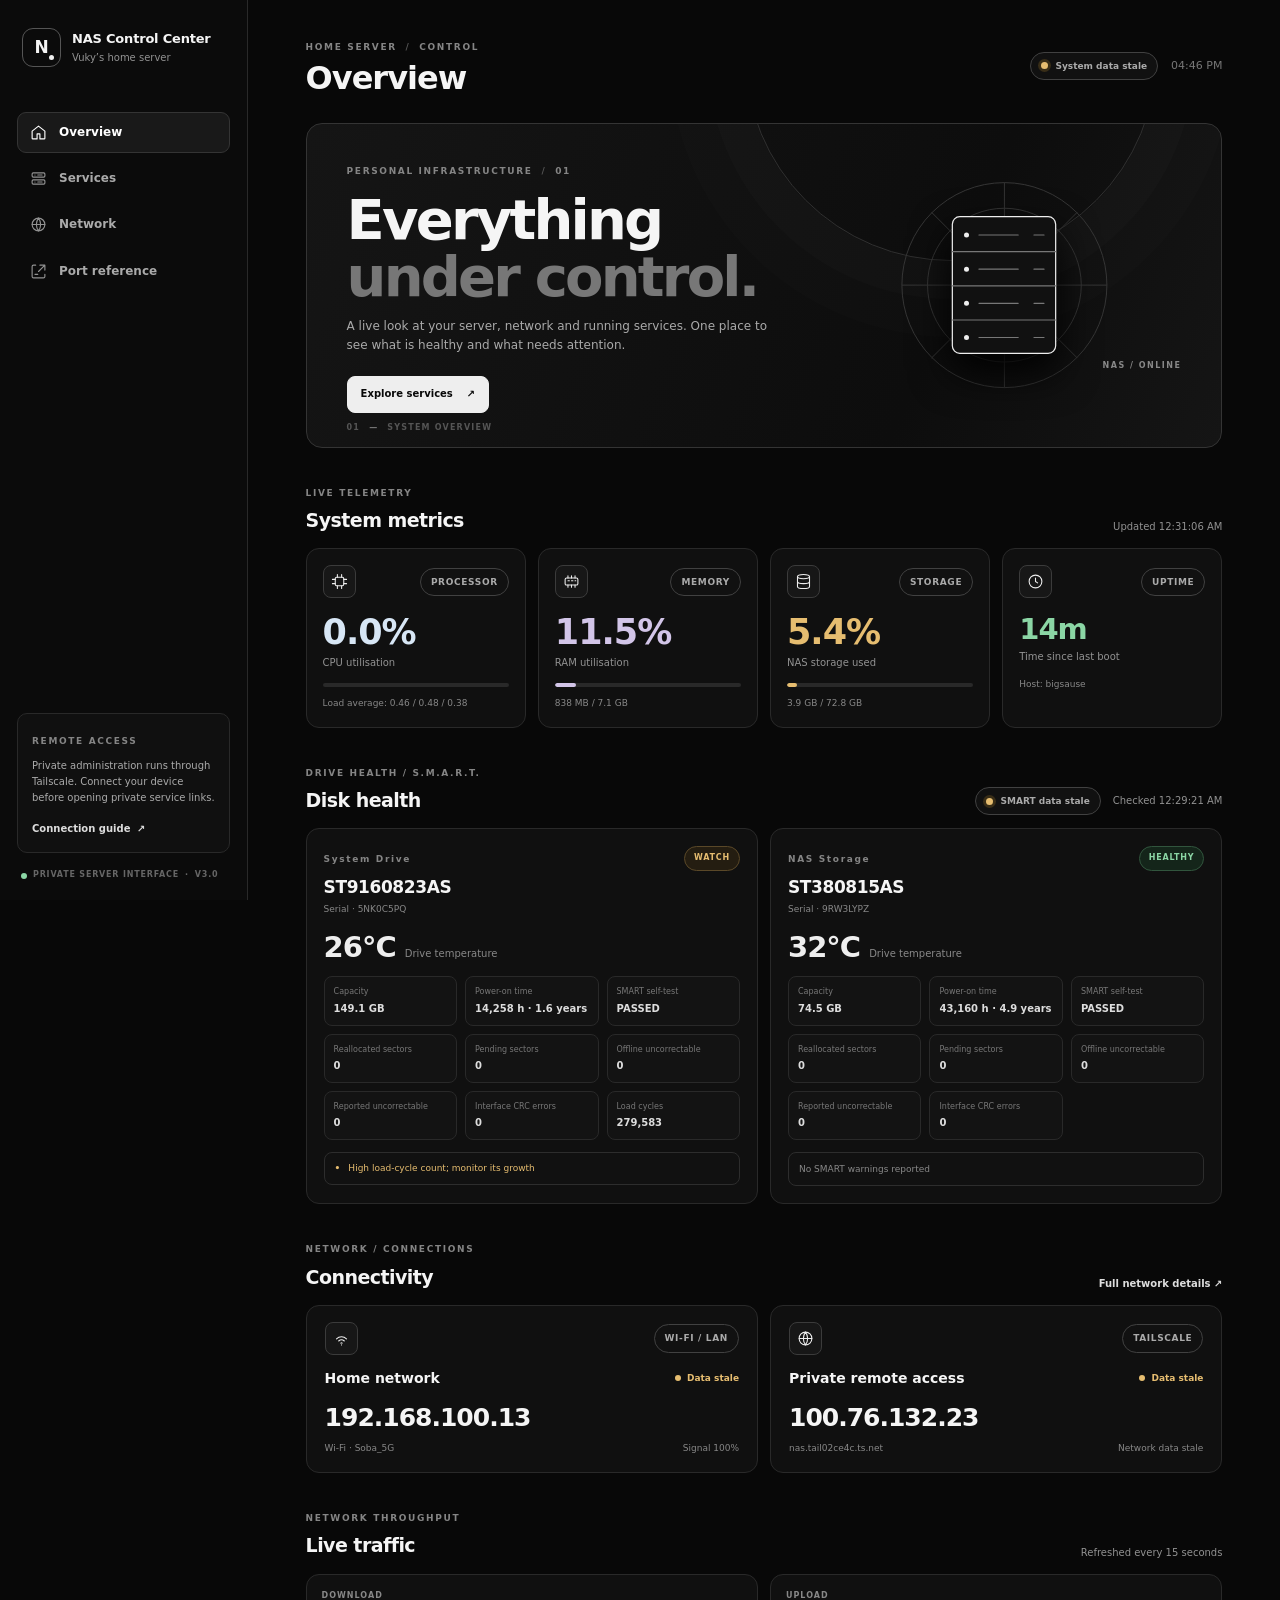
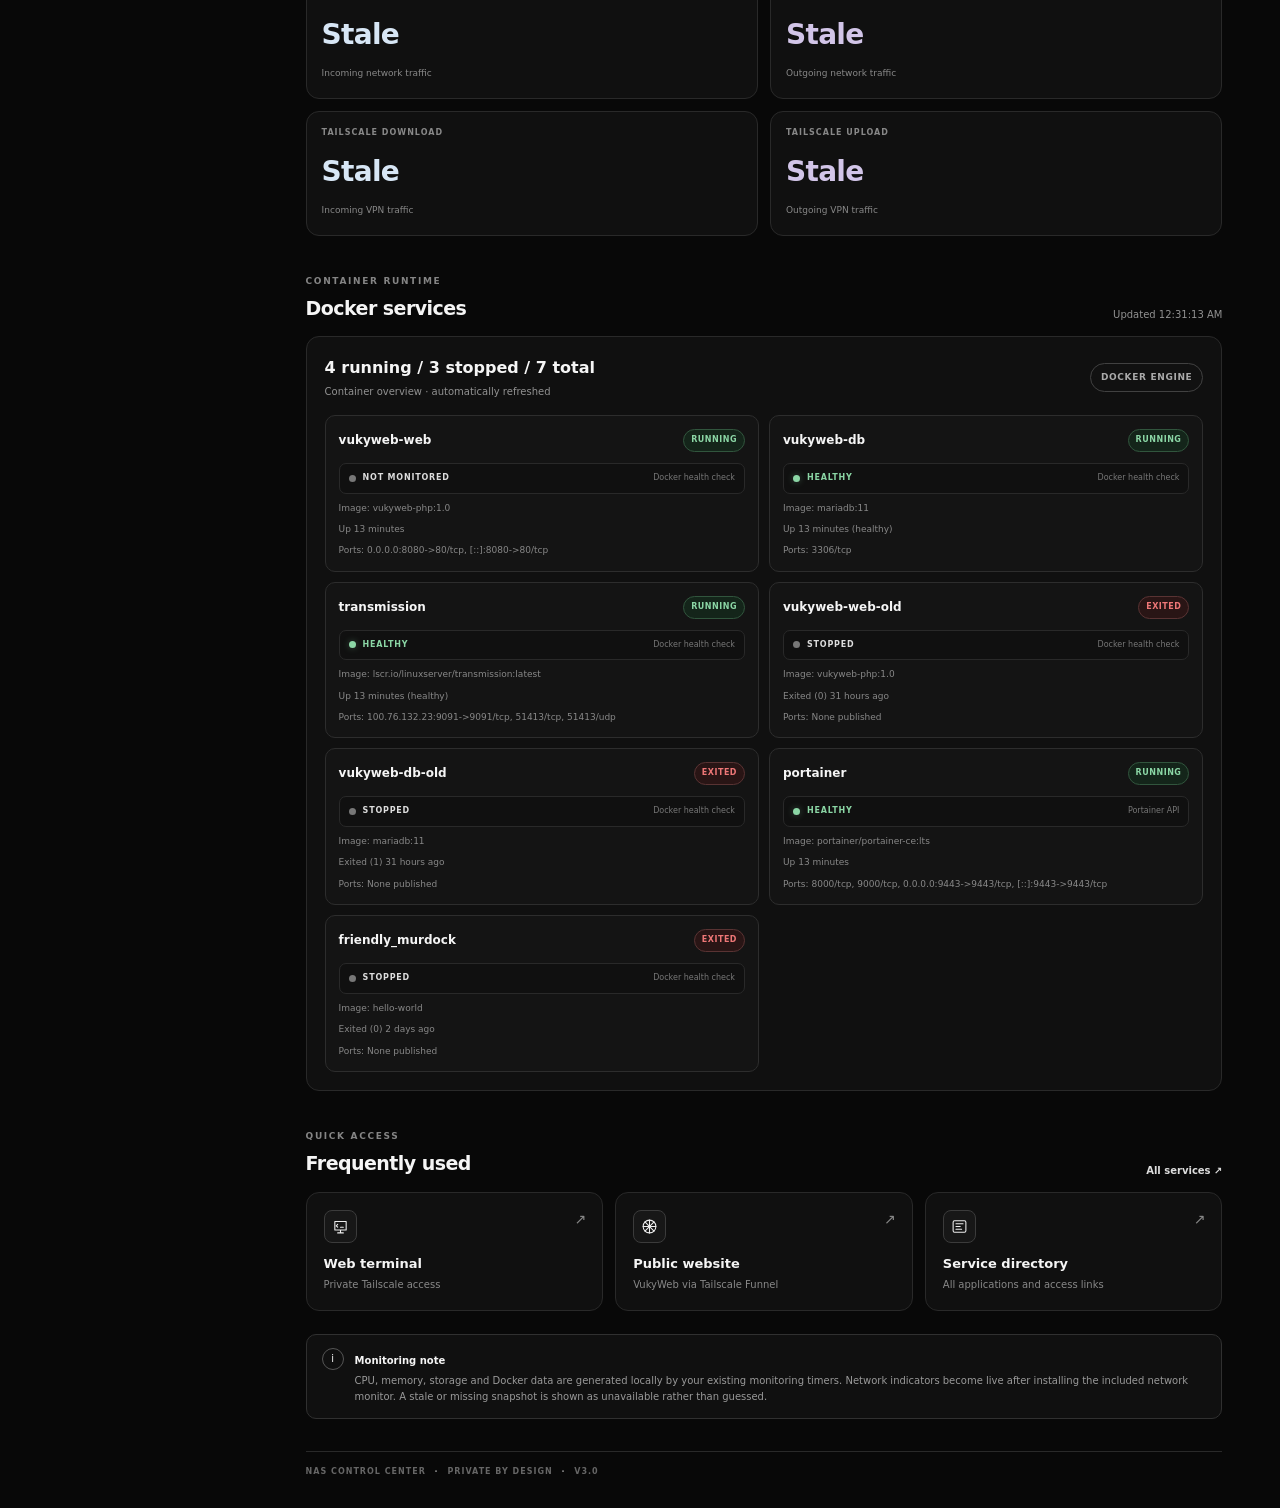
<file: nas/index.html>
<!doctype html>
<html lang="en">
<head>
  <meta charset="utf-8">
  <meta name="viewport" content="width=device-width,initial-scale=1">
  <meta name="theme-color" content="#080808">
  <meta name="description" content="Private home server overview, system telemetry and service access.">
  <title>Overview · NAS Control Center</title>
  <link rel="stylesheet" href="css/style.css">
  <script defer src="js/app.js"></script>
</head>
<body>
<div class="shell">
  <aside class="sidebar">
    <a class="brand" href="index.html"><span class="brand-mark">N<span></span></span><span>NAS Control Center<small>Vuky’s home server</small></span></a>
    <nav class="nav" aria-label="Main navigation">
      <a class="active" href="index.html" aria-current="page"><svg viewBox="0 0 24 24" aria-hidden="true"><path d="m3 10 9-7 9 7v10a1 1 0 0 1-1 1h-6v-7h-4v7H4a1 1 0 0 1-1-1z"/></svg>Overview</a>
      <a href="services.html"><svg viewBox="0 0 24 24" aria-hidden="true"><rect x="3" y="4" width="18" height="6" rx="1.5"/><rect x="3" y="14" width="18" height="6" rx="1.5"/><path d="M7 7h.01M7 17h.01M11 7h6M11 17h6"/></svg>Services</a>
      <a href="network.html"><svg viewBox="0 0 24 24" aria-hidden="true"><circle cx="12" cy="12" r="9"/><path d="M3 12h18M12 3a15 15 0 0 1 0 18M12 3a15 15 0 0 0 0 18"/></svg>Network</a>
      <a href="ports.html"><svg viewBox="0 0 24 24" aria-hidden="true"><path d="M8 3H5a2 2 0 0 0-2 2v14a2 2 0 0 0 2 2h14a2 2 0 0 0 2-2v-3M14 3h7v7M21 3l-9 9"/><path d="M7 16h4"/></svg>Port reference</a>
    </nav>
    <div class="sidebar-note"><span class="eyebrow">REMOTE ACCESS</span><p>Private administration runs through Tailscale. Connect your device before opening private service links.</p><a class="subtle-link" href="network.html">Connection guide <span>↗</span></a></div>
    <div class="sidebar-footer"><span class="live-dot"></span> PRIVATE SERVER INTERFACE <span>·</span> V3.0</div>
  </aside>

  <main class="main">
    <header class="topbar">
      <div><span class="eyebrow">HOME SERVER <span class="slash">/</span> CONTROL</span><h1>Overview</h1></div>
      <div class="topbar-right"><span class="status-pill" id="system-status"><i></i><span>Checking system</span></span><span class="clock" id="local-clock">--:--</span></div>
    </header>

    <section class="hero">
      <div class="hero-copy"><span class="eyebrow">PERSONAL INFRASTRUCTURE <span class="slash">/</span> 01</span><h2>Everything<br><span>under control.</span></h2><p>A live look at your server, network and running services. One place to see what is healthy and what needs attention.</p><a class="button button-primary" href="services.html">Explore services <span>↗</span></a></div>
      <div class="hero-graphic" aria-hidden="true">
        <svg class="hero-orbit" viewBox="0 0 360 260"><circle cx="180" cy="130" r="104"/><circle cx="180" cy="130" r="78"/><path d="M180 26v208M76 130h208M106 56l148 148M254 56 106 204"/></svg>
        <svg class="hero-server" viewBox="0 0 180 190"><rect x="28" y="13" width="124" height="164" rx="9"/><path d="M28 55h124M28 96h124M28 137h124"/><circle cx="45" cy="35" r="3"/><circle cx="45" cy="76" r="3"/><circle cx="45" cy="117" r="3"/><circle cx="45" cy="158" r="3"/><path d="M60 35h47M60 76h47M60 117h47M60 158h47"/><path d="M126 35h12M126 76h12M126 117h12M126 158h12"/></svg>
        <span class="graphic-label">NAS / ONLINE</span>
      </div>
      <div class="hero-index">01 <span>—</span> SYSTEM OVERVIEW</div>
    </section>

    <section class="section-heading"><div><span class="eyebrow">LIVE TELEMETRY</span><h2>System metrics</h2></div><span class="muted update-time" id="last-updated">Waiting for data…</span></section>
    <div class="grid metrics-grid">
      <article class="card metric-card metric-cpu"><div class="metric-head"><span class="metric-icon"><svg viewBox="0 0 24 24"><rect x="6" y="6" width="12" height="12" rx="2"/><path d="M9 2v4m6-4v4M9 18v4m6-4v4M2 9h4m-4 6h4m12-6h4m-4 6h4"/></svg></span><span class="tag">PROCESSOR</span></div><h3 id="cpu-value">--%</h3><p class="muted">CPU utilisation</p><div class="usage-track" role="progressbar" aria-label="CPU usage" aria-valuemin="0" aria-valuemax="100" aria-valuenow="0"><div id="cpu-bar" class="usage-fill"></div></div><small id="cpu-load">Load average: --</small></article>
      <article class="card metric-card metric-memory"><div class="metric-head"><span class="metric-icon"><svg viewBox="0 0 24 24"><rect x="3" y="7" width="18" height="10" rx="2"/><path d="M7 7V4m5 3V4m5 3V4M7 17v3m5-3v3m5-3v3M7 11h2m3 0h2m3 0h1"/></svg></span><span class="tag">MEMORY</span></div><h3 id="memory-value">--%</h3><p class="muted">RAM utilisation</p><div class="usage-track" role="progressbar" aria-label="RAM usage" aria-valuemin="0" aria-valuemax="100" aria-valuenow="0"><div id="memory-bar" class="usage-fill"></div></div><small id="memory-detail">-- / --</small></article>
      <article class="card metric-card metric-storage"><div class="metric-head"><span class="metric-icon"><svg viewBox="0 0 24 24"><ellipse cx="12" cy="5" rx="8.5" ry="3"/><path d="M3.5 5v14c0 1.7 3.8 3 8.5 3s8.5-1.3 8.5-3V5M3.5 12c0 1.7 3.8 3 8.5 3s8.5-1.3 8.5-3"/></svg></span><span class="tag">STORAGE</span></div><h3 id="disk-value">--%</h3><p class="muted">NAS storage used</p><div class="usage-track" role="progressbar" aria-label="Disk usage" aria-valuemin="0" aria-valuemax="100" aria-valuenow="0"><div id="disk-bar" class="usage-fill"></div></div><small id="disk-detail">-- / --</small></article>
      <article class="card metric-card metric-uptime"><div class="metric-head"><span class="metric-icon"><svg viewBox="0 0 24 24"><circle cx="12" cy="12" r="9"/><path d="M12 7v5l3 2"/></svg></span><span class="tag">UPTIME</span></div><h3 id="uptime-value">--</h3><p class="muted">Time since last boot</p><small id="hostname-value">Host: --</small></article>
    </div>

    <section class="section-heading smart-section-heading">
      <div><span class="eyebrow">DRIVE HEALTH / S.M.A.R.T.</span><h2>Disk health</h2></div>
      <div class="smart-heading-meta">
        <span class="status-pill" id="smart-overall-status"><i></i><span>Checking drives</span></span>
        <span class="muted update-time" id="smart-updated">Waiting for data…</span>
      </div>
    </section>
    <div class="grid smart-drive-grid" id="smart-drive-grid" aria-live="polite">
      <p class="muted">Loading SMART telemetry…</p>
    </div>

    <section class="section-heading"><div><span class="eyebrow">NETWORK / CONNECTIONS</span><h2>Connectivity</h2></div><a class="text-link" href="network.html">Full network details ↗</a></section>
    <div class="grid network-overview">
      <article class="card network-status-card"><div class="network-card-head"><span class="icon-tile"><svg viewBox="0 0 24 24"><path d="M5 12.5a10 10 0 0 1 14 0M8 15.5a6 6 0 0 1 8 0M11 18.5a2 2 0 0 1 2 0"/><path d="M12 21h.01"/></svg></span><span class="tag">WI-FI / LAN</span></div><div class="network-card-title"><h3>Home network</h3><span class="mini-status" id="lan-status">Awaiting data</span></div><div class="network-address" id="lan-address">192.168.100.13</div><div class="network-meta"><span id="wifi-name">Wi-Fi · Soba_5G</span><span id="wifi-signal">Signal --</span></div></article>
      <article class="card network-status-card"><div class="network-card-head"><span class="icon-tile"><svg viewBox="0 0 24 24"><circle cx="12" cy="12" r="9"/><path d="M3 12h18M12 3a15 15 0 0 1 0 18M12 3a15 15 0 0 0 0 18"/></svg></span><span class="tag">TAILSCALE</span></div><div class="network-card-title"><h3>Private remote access</h3><span class="mini-status" id="tailscale-status">Awaiting data</span></div><div class="network-address">100.76.132.23</div><div class="network-meta"><span>nas.tail02ce4c.ts.net</span><span id="internet-status">Internet --</span></div></article>
    </div>

    <section class="section-heading"><div><span class="eyebrow">NETWORK THROUGHPUT</span><h2>Live traffic</h2></div><span class="muted update-time">Refreshed every 15 seconds</span></section>
    <div class="grid two">
      <article class="card health-card speed-card speed-download"><span class="health-label">DOWNLOAD</span><strong id="download-speed-value">--</strong><small>Incoming network traffic</small></article>
      <article class="card health-card speed-card speed-upload"><span class="health-label">UPLOAD</span><strong id="upload-speed-value">--</strong><small>Outgoing network traffic</small></article>
      <article class="card health-card speed-card speed-download"><span class="health-label">TAILSCALE DOWNLOAD</span><strong id="tailscale-download-speed-value">--</strong><small>Incoming VPN traffic</small></article>
      <article class="card health-card speed-card speed-upload"><span class="health-label">TAILSCALE UPLOAD</span><strong id="tailscale-upload-speed-value">--</strong><small>Outgoing VPN traffic</small></article>
    </div>

    <section class="section-heading"><div><span class="eyebrow">CONTAINER RUNTIME</span><h2>Docker services</h2></div><span class="muted update-time" id="docker-updated">Waiting for data…</span></section>
    <section class="card docker-panel"><div class="docker-summary"><div><h3 id="docker-summary">Loading containers…</h3><p class="muted">Container overview · automatically refreshed</p></div><span class="tag">DOCKER ENGINE</span></div><div id="docker-container-list" class="docker-container-list" aria-live="polite"><p class="muted">Loading container status…</p></div></section>

    <section class="section-heading"><div><span class="eyebrow">QUICK ACCESS</span><h2>Frequently used</h2></div><a class="text-link" href="services.html">All services ↗</a></section>
    <div class="grid three">
      <a class="service-card" href="https://nas.tail02ce4c.ts.net:8443" target="_blank" rel="noopener noreferrer"><span class="service-icon"><svg viewBox="0 0 24 24"><path d="M4 5h16v12H4zM8 21h8M12 17v4M8 9l-2 2 2 2m4 0h4"/></svg></span><span class="card-arrow">↗</span><h3>Web terminal</h3><p>Private Tailscale access</p></a>
      <a class="service-card" href="https://nas.tail02ce4c.ts.net" target="_blank" rel="noopener noreferrer"><span class="service-icon"><svg viewBox="0 0 24 24"><path d="M3 12h18M12 3v18M5.6 5.6l12.8 12.8m0-12.8L5.6 18.4"/><circle cx="12" cy="12" r="9"/></svg></span><span class="card-arrow">↗</span><h3>Public website</h3><p>VukyWeb via Tailscale Funnel</p></a>
      <a class="service-card" href="services.html"><span class="service-icon"><svg viewBox="0 0 24 24"><rect x="3" y="4" width="18" height="16" rx="2"/><path d="M7 8h10M7 12h6M7 16h8"/></svg></span><span class="card-arrow">↗</span><h3>Service directory</h3><p>All applications and access links</p></a>
    </div>
    <div class="notice"><span class="notice-icon">i</span><div><strong>Monitoring note</strong><p>CPU, memory, storage and Docker data are generated locally by your existing monitoring timers. Network indicators become live after installing the included network monitor. A stale or missing snapshot is shown as unavailable rather than guessed.</p></div></div>
    <footer>NAS CONTROL CENTER <span>·</span> PRIVATE BY DESIGN <span>·</span> V3.0</footer>
  </main>
</div>
</body>
</html>
</file>
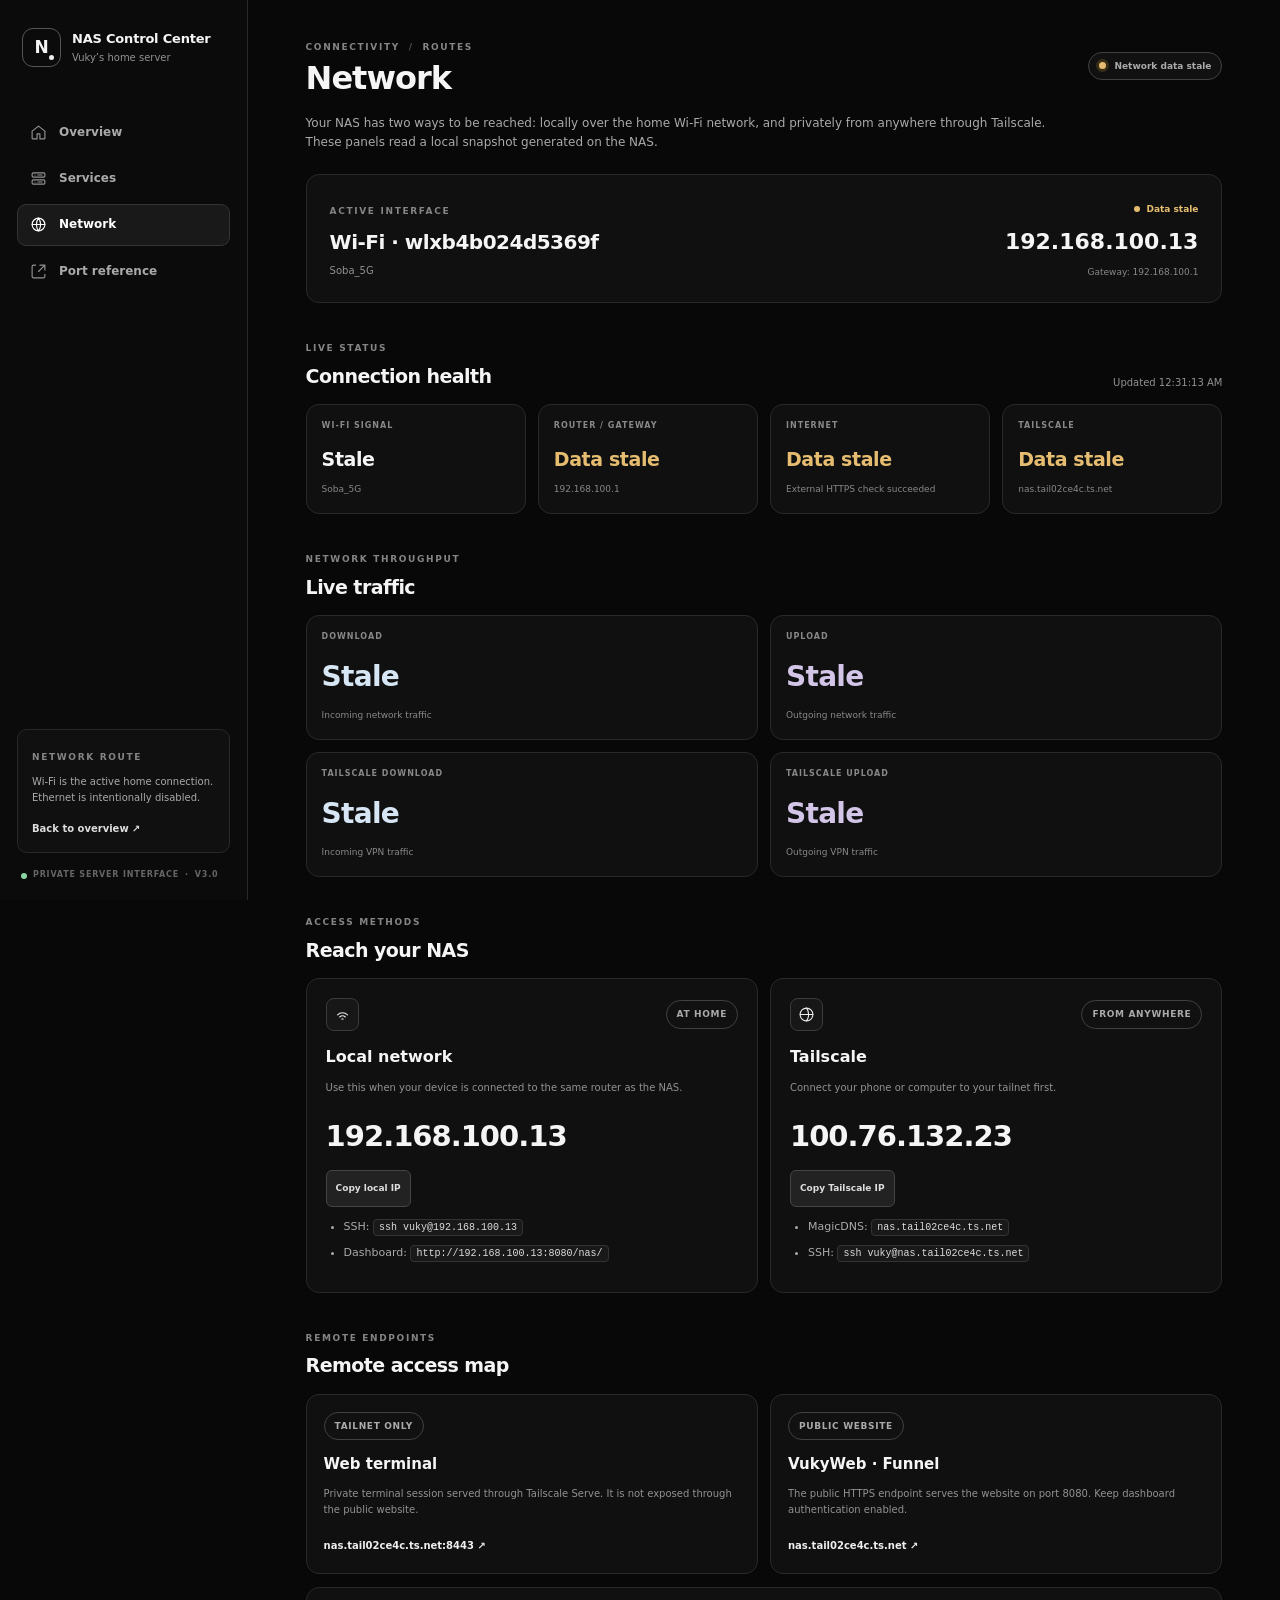
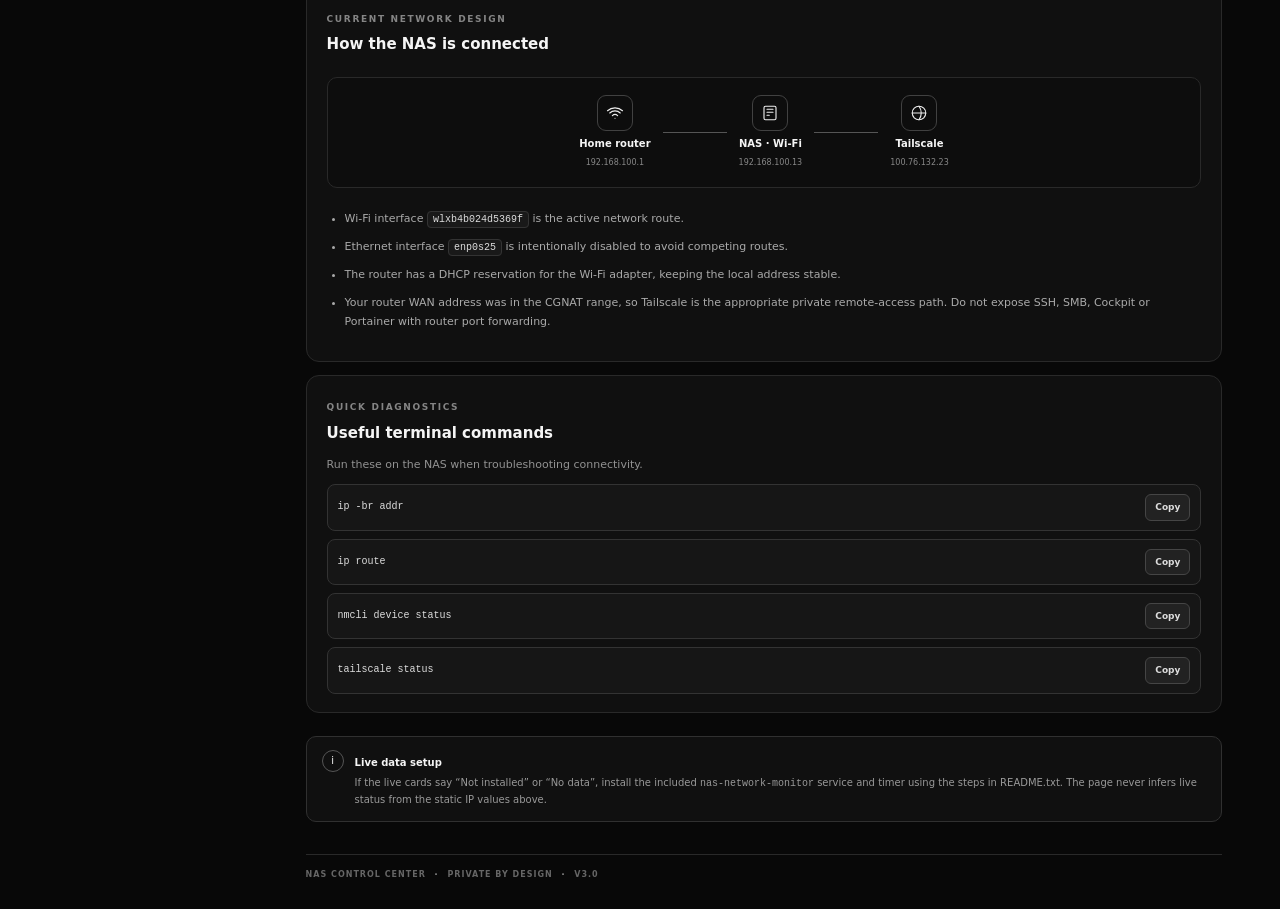
<file: nas/network.html>
<!doctype html>
<html lang="en">
<head><meta charset="utf-8"><meta name="viewport" content="width=device-width,initial-scale=1"><meta name="theme-color" content="#080808"><title>Network · NAS Control Center</title><link rel="stylesheet" href="css/style.css"><script defer src="js/app.js"></script></head>
<body><div class="shell">
<aside class="sidebar">
  <a class="brand" href="index.html"><span class="brand-mark">N<span></span></span><span>NAS Control Center<small>Vuky’s home server</small></span></a>
  <nav class="nav" aria-label="Main navigation">
    <a href="index.html"><svg viewBox="0 0 24 24"><path d="m3 10 9-7 9 7v10a1 1 0 0 1-1 1h-6v-7h-4v7H4a1 1 0 0 1-1-1z"/></svg>Overview</a>
    <a href="services.html"><svg viewBox="0 0 24 24"><rect x="3" y="4" width="18" height="6" rx="1.5"/><rect x="3" y="14" width="18" height="6" rx="1.5"/><path d="M7 7h.01M7 17h.01M11 7h6M11 17h6"/></svg>Services</a>
    <a class="active" href="network.html" aria-current="page"><svg viewBox="0 0 24 24"><circle cx="12" cy="12" r="9"/><path d="M3 12h18M12 3a15 15 0 0 1 0 18M12 3a15 15 0 0 0 0 18"/></svg>Network</a>
    <a href="ports.html"><svg viewBox="0 0 24 24"><path d="M8 3H5a2 2 0 0 0-2 2v14a2 2 0 0 0 2 2h14a2 2 0 0 0 2-2v-3M14 3h7v7M21 3l-9 9"/></svg>Port reference</a>
  </nav>
  <div class="sidebar-note"><span class="eyebrow">NETWORK ROUTE</span><p>Wi-Fi is the active home connection. Ethernet is intentionally disabled.</p><a class="subtle-link" href="index.html">Back to overview ↗</a></div>
  <div class="sidebar-footer"><span class="live-dot"></span> PRIVATE SERVER INTERFACE <span>·</span> V3.0</div>
</aside>
<main class="main">
<header class="topbar"><div><span class="eyebrow">CONNECTIVITY <span class="slash">/</span> ROUTES</span><h1>Network</h1></div><span class="status-pill" id="network-overall-status"><i></i><span>Waiting for monitor</span></span></header>
<div class="page-intro"><p>Your NAS has two ways to be reached: locally over the home Wi-Fi network, and privately from anywhere through Tailscale. These panels read a local snapshot generated on the NAS.</p></div>

<section class="network-hero card">
  <div><span class="eyebrow">ACTIVE INTERFACE</span><h2 id="network-interface">Wi-Fi · wlxb4b024d5369f</h2><p class="muted" id="network-interface-detail">TP-Link wireless adapter · DHCP reservation</p></div>
  <div class="network-hero-status"><span class="mini-status" id="network-link-status">Awaiting data</span><strong id="network-ip">192.168.100.13</strong><small id="network-route">Gateway: --</small></div>
</section>

<section class="section-heading"><div><span class="eyebrow">LIVE STATUS</span><h2>Connection health</h2></div><span class="muted update-time" id="network-updated">Waiting for network.json…</span></section>
<div class="grid four network-health-grid">
  <article class="card health-card"><span class="health-label">WI-FI SIGNAL</span><strong id="network-signal">--</strong><small id="network-ssid">SSID unavailable</small></article>
  <article class="card health-card"><span class="health-label">ROUTER / GATEWAY</span><strong id="gateway-health">--</strong><small id="gateway-address">192.168.100.1</small></article>
  <article class="card health-card"><span class="health-label">INTERNET</span><strong id="internet-health">--</strong><small id="internet-detail">External connectivity check</small></article>
  <article class="card health-card"><span class="health-label">TAILSCALE</span><strong id="tailscale-health">--</strong><small id="tailscale-detail">Private mesh connection</small></article>
</div>

<section class="section-heading"><div><span class="eyebrow">NETWORK THROUGHPUT</span><h2>Live traffic</h2></div></section>
<div class="grid two">
  <article class="card health-card speed-card speed-download"><span class="health-label">DOWNLOAD</span><strong id="download-speed-value">--</strong><small>Incoming network traffic</small></article>
  <article class="card health-card speed-card speed-upload"><span class="health-label">UPLOAD</span><strong id="upload-speed-value">--</strong><small>Outgoing network traffic</small></article>
      <article class="card health-card speed-card speed-download"><span class="health-label">TAILSCALE DOWNLOAD</span><strong id="tailscale-download-speed-value">--</strong><small>Incoming VPN traffic</small></article>
      <article class="card health-card speed-card speed-upload"><span class="health-label">TAILSCALE UPLOAD</span><strong id="tailscale-upload-speed-value">--</strong><small>Outgoing VPN traffic</small></article>
</div>

<section class="section-heading"><div><span class="eyebrow">ACCESS METHODS</span><h2>Reach your NAS</h2></div></section>
<div class="grid two">
  <article class="card access-card"><div class="access-heading"><span class="icon-tile"><svg viewBox="0 0 24 24"><path d="M5 12.5a10 10 0 0 1 14 0M8 15.5a6 6 0 0 1 8 0M11 18.5a2 2 0 0 1 2 0"/></svg></span><span class="tag">AT HOME</span></div><h3>Local network</h3><p class="muted">Use this when your device is connected to the same router as the NAS.</p><div class="big-address" id="local-ip-display">192.168.100.13</div><button class="button button-light copy" data-copy="192.168.100.13">Copy local IP</button><ul class="clean-list"><li>SSH: <code>ssh vuky@192.168.100.13</code></li><li>Dashboard: <code>http://192.168.100.13:8080/nas/</code></li></ul></article>
  <article class="card access-card"><div class="access-heading"><span class="icon-tile"><svg viewBox="0 0 24 24"><circle cx="12" cy="12" r="9"/><path d="M3 12h18M12 3a15 15 0 0 1 0 18"/></svg></span><span class="tag">FROM ANYWHERE</span></div><h3>Tailscale</h3><p class="muted">Connect your phone or computer to your tailnet first.</p><div class="big-address">100.76.132.23</div><button class="button button-light copy" data-copy="100.76.132.23">Copy Tailscale IP</button><ul class="clean-list"><li>MagicDNS: <code>nas.tail02ce4c.ts.net</code></li><li>SSH: <code>ssh vuky@nas.tail02ce4c.ts.net</code></li></ul></article>
</div>

<section class="section-heading"><div><span class="eyebrow">REMOTE ENDPOINTS</span><h2>Remote access map</h2></div></section>
<div class="grid two">
  <article class="card endpoint-card"><span class="tag">TAILNET ONLY</span><h3>Web terminal</h3><p class="muted">Private terminal session served through Tailscale Serve. It is not exposed through the public website.</p><a class="endpoint-url" href="https://nas.tail02ce4c.ts.net:8443" target="_blank" rel="noopener noreferrer">nas.tail02ce4c.ts.net:8443 ↗</a></article>
  <article class="card endpoint-card"><span class="tag">PUBLIC WEBSITE</span><h3>VukyWeb · Funnel</h3><p class="muted">The public HTTPS endpoint serves the website on port 8080. Keep dashboard authentication enabled.</p><a class="endpoint-url" href="https://nas.tail02ce4c.ts.net" target="_blank" rel="noopener noreferrer">nas.tail02ce4c.ts.net ↗</a></article>
</div>

<section class="card content-card"><span class="eyebrow">CURRENT NETWORK DESIGN</span><h2>How the NAS is connected</h2>
  <div class="topology">
    <div class="topology-node"><span class="topology-icon"><svg viewBox="0 0 24 24"><path d="M2 9a15 15 0 0 1 20 0M5 12a10 10 0 0 1 14 0M8.5 15.5a5 5 0 0 1 7 0M12 19h.01"/></svg></span><strong>Home router</strong><small>192.168.100.1</small></div>
    <span class="topology-line"></span>
    <div class="topology-node"><span class="topology-icon"><svg viewBox="0 0 24 24"><rect x="4" y="3" width="16" height="18" rx="2"/><path d="M8 7h8M8 11h8M8 15h3"/></svg></span><strong>NAS · Wi-Fi</strong><small>192.168.100.13</small></div>
    <span class="topology-line"></span>
    <div class="topology-node"><span class="topology-icon"><svg viewBox="0 0 24 24"><circle cx="12" cy="12" r="9"/><path d="M3 12h18M12 3a15 15 0 0 1 0 18"/></svg></span><strong>Tailscale</strong><small>100.76.132.23</small></div>
  </div>
  <ul class="bullet-list"><li>Wi-Fi interface <code>wlxb4b024d5369f</code> is the active network route.</li><li>Ethernet interface <code>enp0s25</code> is intentionally disabled to avoid competing routes.</li><li>The router has a DHCP reservation for the Wi-Fi adapter, keeping the local address stable.</li><li>Your router WAN address was in the CGNAT range, so Tailscale is the appropriate private remote-access path. Do not expose SSH, SMB, Cockpit or Portainer with router port forwarding.</li></ul>
</section>
<section class="card content-card"><span class="eyebrow">QUICK DIAGNOSTICS</span><h2>Useful terminal commands</h2><p class="muted">Run these on the NAS when troubleshooting connectivity.</p>
  <div class="command-row"><code>ip -br addr</code><button class="copy" data-copy="ip -br addr">Copy</button></div>
  <div class="command-row"><code>ip route</code><button class="copy" data-copy="ip route">Copy</button></div>
  <div class="command-row"><code>nmcli device status</code><button class="copy" data-copy="nmcli device status">Copy</button></div>
  <div class="command-row"><code>tailscale status</code><button class="copy" data-copy="tailscale status">Copy</button></div>
</section>
<div class="notice"><span class="notice-icon">i</span><div><strong>Live data setup</strong><p>If the live cards say “Not installed” or “No data”, install the included <code>nas-network-monitor</code> service and timer using the steps in README.txt. The page never infers live status from the static IP values above.</p></div></div>
<footer>NAS CONTROL CENTER <span>·</span> PRIVATE BY DESIGN <span>·</span> V3.0</footer>
</main></div></body></html>
</file>
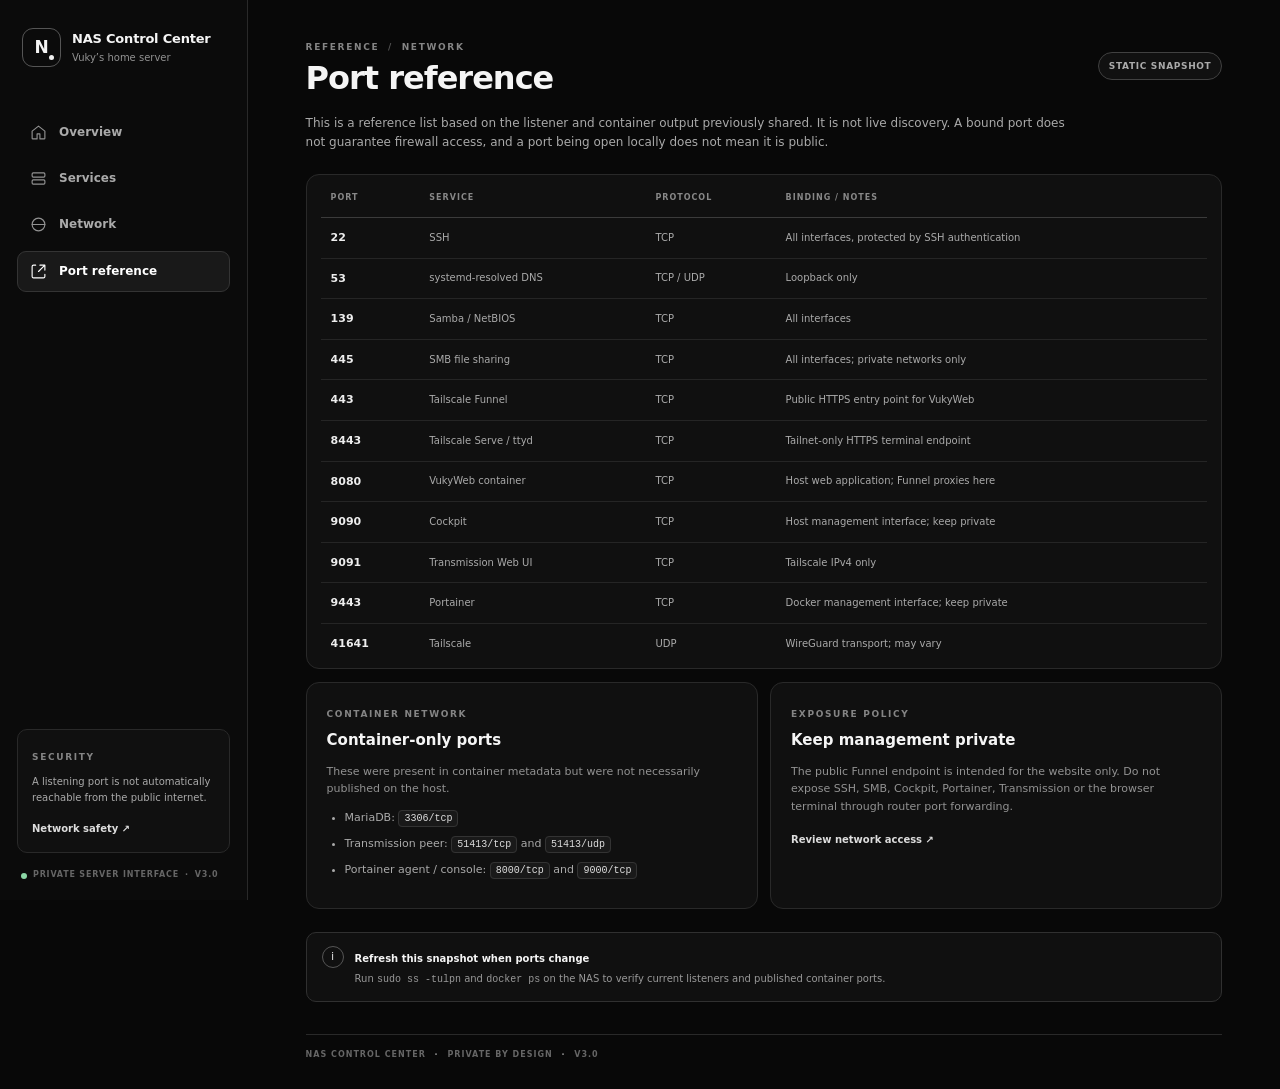
<file: nas/ports.html>
<!doctype html>
<html lang="en"><head><meta charset="utf-8"><meta name="viewport" content="width=device-width,initial-scale=1"><meta name="theme-color" content="#080808"><title>Port reference · NAS Control Center</title><link rel="stylesheet" href="css/style.css"><script defer src="js/app.js"></script></head>
<body><div class="shell">
<aside class="sidebar"><a class="brand" href="index.html"><span class="brand-mark">N<span></span></span><span>NAS Control Center<small>Vuky’s home server</small></span></a>
<nav class="nav" aria-label="Main navigation"><a href="index.html"><svg viewBox="0 0 24 24"><path d="m3 10 9-7 9 7v10a1 1 0 0 1-1 1h-6v-7h-4v7H4a1 1 0 0 1-1-1z"/></svg>Overview</a><a href="services.html"><svg viewBox="0 0 24 24"><rect x="3" y="4" width="18" height="6" rx="1.5"/><rect x="3" y="14" width="18" height="6" rx="1.5"/></svg>Services</a><a href="network.html"><svg viewBox="0 0 24 24"><circle cx="12" cy="12" r="9"/><path d="M3 12h18"/></svg>Network</a><a class="active" href="ports.html" aria-current="page"><svg viewBox="0 0 24 24"><path d="M8 3H5a2 2 0 0 0-2 2v14a2 2 0 0 0 2 2h14a2 2 0 0 0 2-2v-3M14 3h7v7M21 3l-9 9"/></svg>Port reference</a></nav>
<div class="sidebar-note"><span class="eyebrow">SECURITY</span><p>A listening port is not automatically reachable from the public internet.</p><a class="subtle-link" href="network.html">Network safety ↗</a></div><div class="sidebar-footer"><span class="live-dot"></span> PRIVATE SERVER INTERFACE <span>·</span> V3.0</div></aside>
<main class="main"><header class="topbar"><div><span class="eyebrow">REFERENCE <span class="slash">/</span> NETWORK</span><h1>Port reference</h1></div><span class="tag">STATIC SNAPSHOT</span></header>
<div class="page-intro"><p>This is a reference list based on the listener and container output previously shared. It is not live discovery. A bound port does not guarantee firewall access, and a port being open locally does not mean it is public.</p></div>
<div class="card table-card"><div class="table-wrap"><table><thead><tr><th>PORT</th><th>SERVICE</th><th>PROTOCOL</th><th>BINDING / NOTES</th></tr></thead><tbody>
<tr><td><strong>22</strong></td><td>SSH</td><td>TCP</td><td>All interfaces, protected by SSH authentication</td></tr>
<tr><td><strong>53</strong></td><td>systemd-resolved DNS</td><td>TCP / UDP</td><td>Loopback only</td></tr>
<tr><td><strong>139</strong></td><td>Samba / NetBIOS</td><td>TCP</td><td>All interfaces</td></tr>
<tr><td><strong>445</strong></td><td>SMB file sharing</td><td>TCP</td><td>All interfaces; private networks only</td></tr>
<tr><td><strong>443</strong></td><td>Tailscale Funnel</td><td>TCP</td><td>Public HTTPS entry point for VukyWeb</td></tr>
<tr><td><strong>8443</strong></td><td>Tailscale Serve / ttyd</td><td>TCP</td><td>Tailnet-only HTTPS terminal endpoint</td></tr>
<tr><td><strong>8080</strong></td><td>VukyWeb container</td><td>TCP</td><td>Host web application; Funnel proxies here</td></tr>
<tr><td><strong>9090</strong></td><td>Cockpit</td><td>TCP</td><td>Host management interface; keep private</td></tr>
<tr><td><strong>9091</strong></td><td>Transmission Web UI</td><td>TCP</td><td>Tailscale IPv4 only</td></tr>
<tr><td><strong>9443</strong></td><td>Portainer</td><td>TCP</td><td>Docker management interface; keep private</td></tr>
<tr><td><strong>41641</strong></td><td>Tailscale</td><td>UDP</td><td>WireGuard transport; may vary</td></tr>
</tbody></table></div></div>
<div class="grid two"><section class="card content-card"><span class="eyebrow">CONTAINER NETWORK</span><h2>Container-only ports</h2><p class="muted">These were present in container metadata but were not necessarily published on the host.</p><ul class="clean-list"><li>MariaDB: <code>3306/tcp</code></li><li>Transmission peer: <code>51413/tcp</code> and <code>51413/udp</code></li><li>Portainer agent / console: <code>8000/tcp</code> and <code>9000/tcp</code></li></ul></section>
<section class="card content-card"><span class="eyebrow">EXPOSURE POLICY</span><h2>Keep management private</h2><p class="muted">The public Funnel endpoint is intended for the website only. Do not expose SSH, SMB, Cockpit, Portainer, Transmission or the browser terminal through router port forwarding.</p><a class="text-link" href="network.html">Review network access ↗</a></section></div>
<div class="notice"><span class="notice-icon">i</span><div><strong>Refresh this snapshot when ports change</strong><p>Run <code>sudo ss -tulpn</code> and <code>docker ps</code> on the NAS to verify current listeners and published container ports.</p></div></div>
<footer>NAS CONTROL CENTER <span>·</span> PRIVATE BY DESIGN <span>·</span> V3.0</footer></main></div></body></html>
</file>
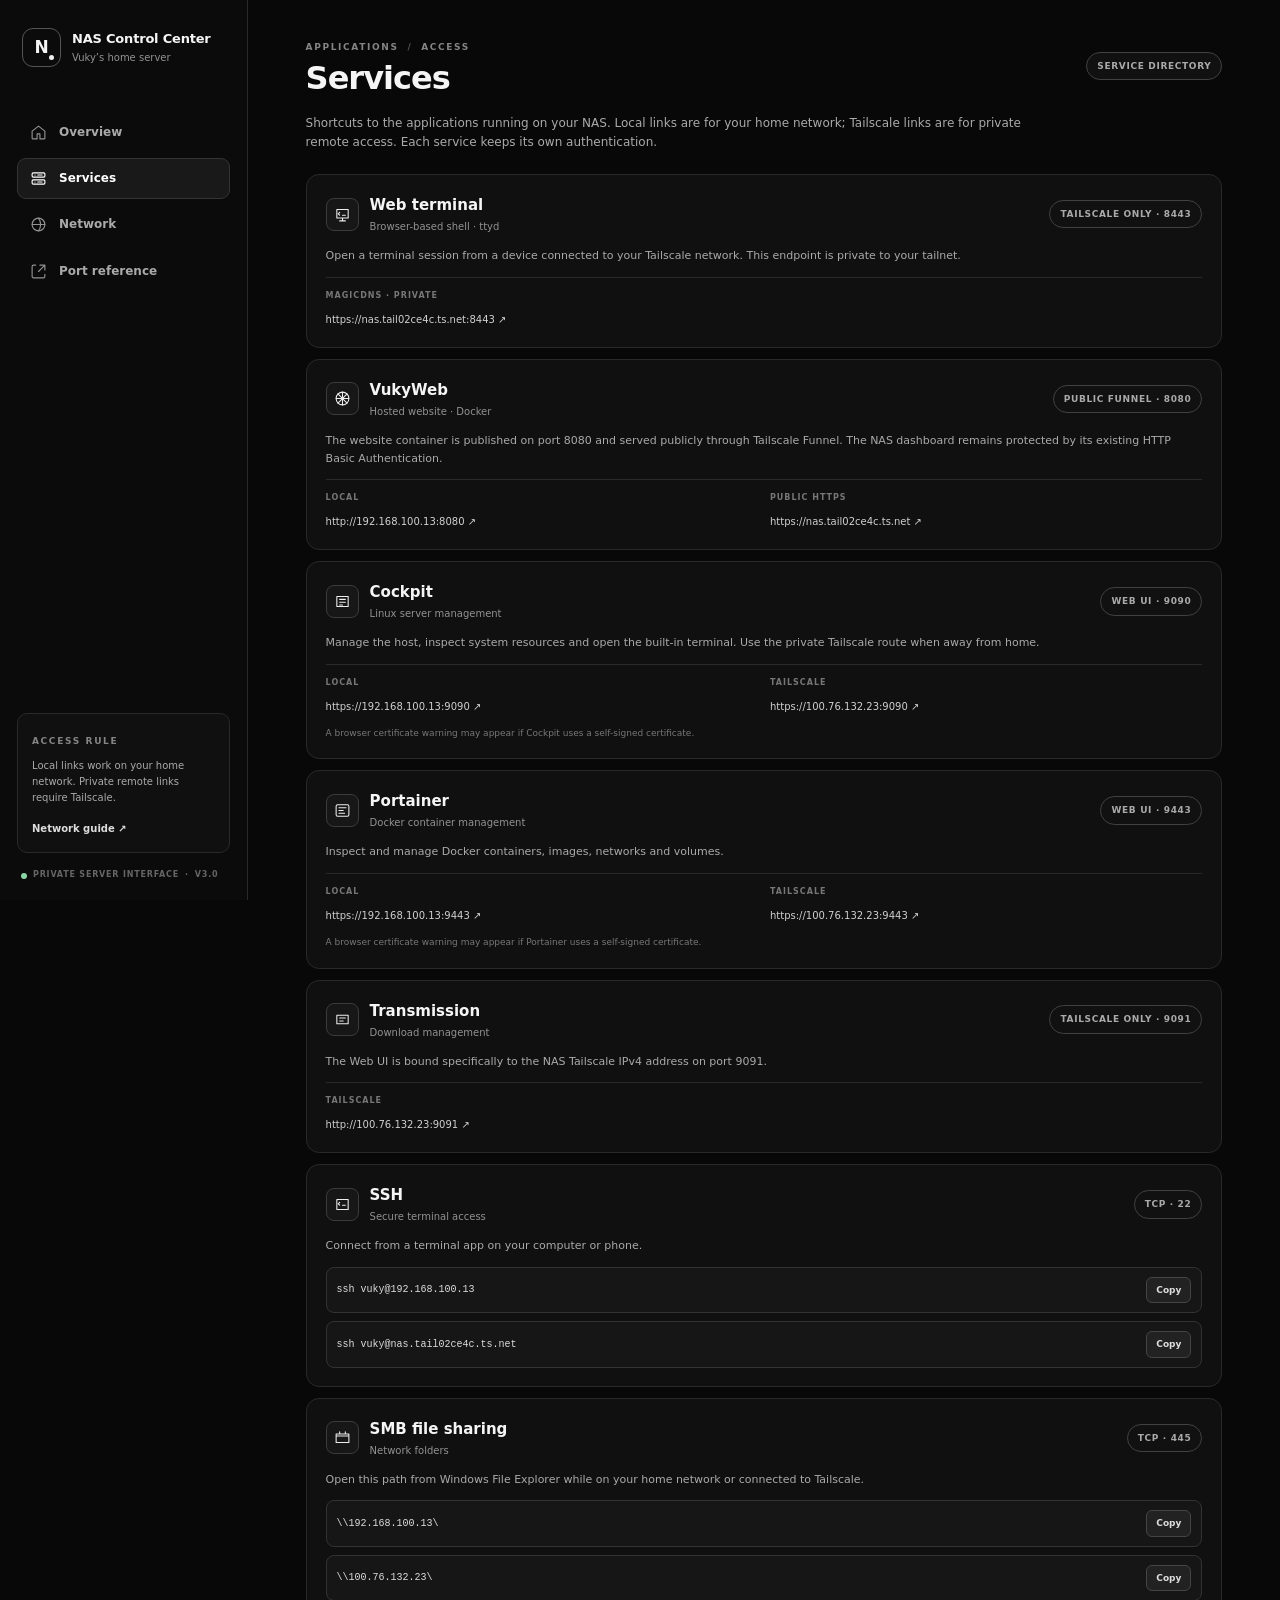
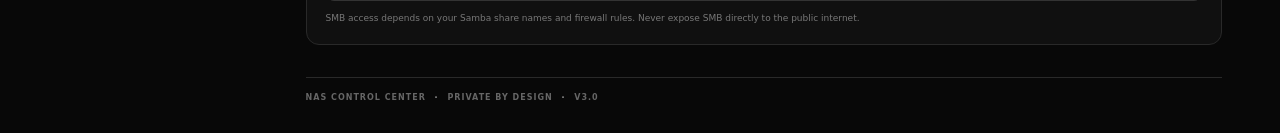
<file: nas/services.html>
<!doctype html>
<html lang="en">
<head><meta charset="utf-8"><meta name="viewport" content="width=device-width,initial-scale=1"><meta name="theme-color" content="#080808"><title>Services · NAS Control Center</title><link rel="stylesheet" href="css/style.css"><script defer src="js/app.js"></script></head>
<body><div class="shell">
<aside class="sidebar">
<a class="brand" href="index.html"><span class="brand-mark">N<span></span></span><span>NAS Control Center<small>Vuky’s home server</small></span></a>
<nav class="nav" aria-label="Main navigation">
<a href="index.html"><svg viewBox="0 0 24 24"><path d="m3 10 9-7 9 7v10a1 1 0 0 1-1 1h-6v-7h-4v7H4a1 1 0 0 1-1-1z"/></svg>Overview</a>
<a class="active" href="services.html" aria-current="page"><svg viewBox="0 0 24 24"><rect x="3" y="4" width="18" height="6" rx="1.5"/><rect x="3" y="14" width="18" height="6" rx="1.5"/><path d="M7 7h.01M7 17h.01M11 7h6M11 17h6"/></svg>Services</a>
<a href="network.html"><svg viewBox="0 0 24 24"><circle cx="12" cy="12" r="9"/><path d="M3 12h18M12 3a15 15 0 0 1 0 18"/></svg>Network</a>
<a href="ports.html"><svg viewBox="0 0 24 24"><path d="M8 3H5a2 2 0 0 0-2 2v14a2 2 0 0 0 2 2h14a2 2 0 0 0 2-2v-3M14 3h7v7M21 3l-9 9"/></svg>Port reference</a>
</nav>
<div class="sidebar-note"><span class="eyebrow">ACCESS RULE</span><p>Local links work on your home network. Private remote links require Tailscale.</p><a class="subtle-link" href="network.html">Network guide ↗</a></div>
<div class="sidebar-footer"><span class="live-dot"></span> PRIVATE SERVER INTERFACE <span>·</span> V3.0</div>
</aside>
<main class="main">
<header class="topbar"><div><span class="eyebrow">APPLICATIONS <span class="slash">/</span> ACCESS</span><h1>Services</h1></div><span class="tag">SERVICE DIRECTORY</span></header>
<div class="page-intro"><p>Shortcuts to the applications running on your NAS. Local links are for your home network; Tailscale links are for private remote access. Each service keeps its own authentication.</p></div>
<section class="service-list">
<article class="card service-detail"><div class="detail-heading"><span class="service-icon"><svg viewBox="0 0 24 24"><path d="M4 5h16v12H4zM8 21h8M12 17v4M8 9l-2 2 2 2m4 0h4"/></svg></span><div><h2>Web terminal</h2><p class="muted">Browser-based shell · ttyd</p></div><span class="tag">TAILSCALE ONLY · 8443</span></div><p>Open a terminal session from a device connected to your Tailscale network. This endpoint is private to your tailnet.</p><div class="link-pair single"><div><label>MAGICDNS · PRIVATE</label><a href="https://nas.tail02ce4c.ts.net:8443" target="_blank" rel="noopener noreferrer">https://nas.tail02ce4c.ts.net:8443 ↗</a></div></div></article>
<article class="card service-detail"><div class="detail-heading"><span class="service-icon"><svg viewBox="0 0 24 24"><path d="M3 12h18M12 3v18M5.6 5.6l12.8 12.8m0-12.8L5.6 18.4"/><circle cx="12" cy="12" r="9"/></svg></span><div><h2>VukyWeb</h2><p class="muted">Hosted website · Docker</p></div><span class="tag">PUBLIC FUNNEL · 8080</span></div><p>The website container is published on port 8080 and served publicly through Tailscale Funnel. The NAS dashboard remains protected by its existing HTTP Basic Authentication.</p><div class="link-pair"><div><label>LOCAL</label><a href="http://192.168.100.13:8080" target="_blank" rel="noopener noreferrer">http://192.168.100.13:8080 ↗</a></div><div><label>PUBLIC HTTPS</label><a href="https://nas.tail02ce4c.ts.net" target="_blank" rel="noopener noreferrer">https://nas.tail02ce4c.ts.net ↗</a></div></div></article>
<article class="card service-detail"><div class="detail-heading"><span class="service-icon"><svg viewBox="0 0 24 24"><path d="M4 5h16v14H4zM8 9h8M8 13h8M8 17h4"/></svg></span><div><h2>Cockpit</h2><p class="muted">Linux server management</p></div><span class="tag">WEB UI · 9090</span></div><p>Manage the host, inspect system resources and open the built-in terminal. Use the private Tailscale route when away from home.</p><div class="link-pair"><div><label>LOCAL</label><a href="https://192.168.100.13:9090" target="_blank" rel="noopener noreferrer">https://192.168.100.13:9090 ↗</a></div><div><label>TAILSCALE</label><a href="https://100.76.132.23:9090" target="_blank" rel="noopener noreferrer">https://100.76.132.23:9090 ↗</a></div></div><small class="hint">A browser certificate warning may appear if Cockpit uses a self-signed certificate.</small></article>
<article class="card service-detail"><div class="detail-heading"><span class="service-icon"><svg viewBox="0 0 24 24"><rect x="3" y="4" width="18" height="16" rx="2"/><path d="M7 8h10M7 12h6M7 16h8"/></svg></span><div><h2>Portainer</h2><p class="muted">Docker container management</p></div><span class="tag">WEB UI · 9443</span></div><p>Inspect and manage Docker containers, images, networks and volumes.</p><div class="link-pair"><div><label>LOCAL</label><a href="https://192.168.100.13:9443" target="_blank" rel="noopener noreferrer">https://192.168.100.13:9443 ↗</a></div><div><label>TAILSCALE</label><a href="https://100.76.132.23:9443" target="_blank" rel="noopener noreferrer">https://100.76.132.23:9443 ↗</a></div></div><small class="hint">A browser certificate warning may appear if Portainer uses a self-signed certificate.</small></article>
<article class="card service-detail"><div class="detail-heading"><span class="service-icon"><svg viewBox="0 0 24 24"><path d="M4 6h16v12H4zM8 10h8M8 14h5"/></svg></span><div><h2>Transmission</h2><p class="muted">Download management</p></div><span class="tag">TAILSCALE ONLY · 9091</span></div><p>The Web UI is bound specifically to the NAS Tailscale IPv4 address on port 9091.</p><div class="link-pair single"><div><label>TAILSCALE</label><a href="http://100.76.132.23:9091" target="_blank" rel="noopener noreferrer">http://100.76.132.23:9091 ↗</a></div></div></article>
<article class="card service-detail"><div class="detail-heading"><span class="service-icon"><svg viewBox="0 0 24 24"><path d="M4 5h16v14H4zM8 9l-2 2 2 2m4 0h4"/></svg></span><div><h2>SSH</h2><p class="muted">Secure terminal access</p></div><span class="tag">TCP · 22</span></div><p>Connect from a terminal app on your computer or phone.</p><div class="command-row"><code>ssh vuky@192.168.100.13</code><button class="copy" data-copy="ssh vuky@192.168.100.13">Copy</button></div><div class="command-row"><code>ssh vuky@nas.tail02ce4c.ts.net</code><button class="copy" data-copy="ssh vuky@nas.tail02ce4c.ts.net">Copy</button></div></article>
<article class="card service-detail"><div class="detail-heading"><span class="service-icon"><svg viewBox="0 0 24 24"><path d="M3 7h18v12H3zM3 10h18M8 7V4m8 3V4"/></svg></span><div><h2>SMB file sharing</h2><p class="muted">Network folders</p></div><span class="tag">TCP · 445</span></div><p>Open this path from Windows File Explorer while on your home network or connected to Tailscale.</p><div class="command-row"><code>\\192.168.100.13\</code><button class="copy" data-copy="\\192.168.100.13\">Copy</button></div><div class="command-row"><code>\\100.76.132.23\</code><button class="copy" data-copy="\\100.76.132.23\">Copy</button></div><small class="hint">SMB access depends on your Samba share names and firewall rules. Never expose SMB directly to the public internet.</small></article>
</section>
<footer>NAS CONTROL CENTER <span>·</span> PRIVATE BY DESIGN <span>·</span> V3.0</footer>
</main></div></body></html>
</file>
<file: nas/css/style.css>
:root{color-scheme:dark;--bg:#080808;--panel:#101010;--panel2:#151515;--text:#f5f5f5;--muted:#929292;--line:#292929;--line2:#414141;--green:#8bd6a5;--amber:#e6bd70;--red:#ee7777;--blue:#d7e6f5;--purple:#d2c5e8;--radius:13px}*{box-sizing:border-box}html{scroll-behavior:smooth;scrollbar-color:#444 #080808}body{margin:0;min-width:320px;background:var(--bg);color:var(--text);font:14px/1.6 Inter,ui-sans-serif,system-ui,-apple-system,"Segoe UI",sans-serif;-webkit-font-smoothing:antialiased}a{color:inherit;text-decoration:none}button{font:inherit}a:focus-visible,button:focus-visible{outline:2px solid #fff;outline-offset:3px}::selection{background:#eee;color:#080808}.shell{min-height:100vh;display:grid;grid-template-columns:248px minmax(0,1fr)}.sidebar{position:sticky;top:0;height:100vh;padding:25px 17px 18px;background:#0b0b0b;border-right:1px solid var(--line);display:flex;flex-direction:column}.brand{display:flex;align-items:center;gap:11px;padding:3px 5px;font-size:13px;font-weight:760;letter-spacing:-.2px}.brand-mark{position:relative;display:grid;place-items:center;width:39px;height:39px;border:1px solid #555;border-radius:11px;font-size:17px}.brand-mark span{position:absolute;right:6px;bottom:6px;width:5px;height:5px;border-radius:50%;background:#eee}.brand small{display:block;color:var(--muted);font-size:10px;font-weight:450;letter-spacing:0}.nav{display:grid;gap:5px;margin-top:42px}.nav a{display:flex;align-items:center;gap:12px;padding:10px 12px;border:1px solid transparent;border-radius:9px;color:#aaa;font-size:12px;font-weight:650;transition:background .18s,color .18s}.nav a svg{width:17px;height:17px;flex:0 0 17px;fill:none;stroke:#929292;stroke-width:1.6;stroke-linecap:round;stroke-linejoin:round}.nav a:hover{background:#171717;color:#fff}.nav a.active{background:#191919;border-color:#343434;color:#fff}.nav a.active svg{stroke:#fff}.sidebar-note{margin-top:auto;padding:14px;border:1px solid var(--line);border-radius:10px;background:#101010}.eyebrow{color:#858585;font-size:9px;font-weight:800;letter-spacing:1.65px}.sidebar-note p{margin:7px 0 10px;color:#aaa;font-size:10px}.subtle-link,.text-link{font-size:10px;font-weight:750;color:#ddd}.subtle-link span{padding-left:3px}.sidebar-footer{display:flex;align-items:center;gap:6px;margin:16px 4px 0;color:#666;font-size:8px;font-weight:800;letter-spacing:.8px}.live-dot{width:6px;height:6px;border-radius:50%;background:#8bd6a5}.main{width:100%;max-width:1480px;min-width:0;margin:auto;padding:34px clamp(18px,4.5vw,64px) 25px}.topbar{display:flex;align-items:center;justify-content:space-between;gap:16px;margin-bottom:25px}.topbar h1{margin:3px 0 0;font-size:clamp(25px,3vw,32px);line-height:1.2;letter-spacing:-1px}.topbar-right{display:flex;align-items:center;gap:13px}.clock{color:#777;font-size:11px;font-variant-numeric:tabular-nums}.slash{padding:0 4px;color:#555}.status-pill,.tag{display:inline-flex;align-items:center;gap:8px;padding:6px 10px;border:1px solid var(--line2);border-radius:99px;background:#111;color:#aaa;font-size:9px;font-weight:800;letter-spacing:.65px;white-space:nowrap}.status-pill{letter-spacing:0}.status-pill i{width:7px;height:7px;border-radius:50%;background:#888}.status-pill.good i{background:var(--green);box-shadow:0 0 0 3px #173322}.status-pill.stale i{background:var(--amber);box-shadow:0 0 0 3px #382d17}.status-pill.error i{background:var(--red);box-shadow:0 0 0 3px #3b1e1e}.hero{position:relative;isolation:isolate;display:grid;grid-template-columns:1.15fr .85fr;align-items:center;min-height:280px;overflow:hidden;padding:34px 40px;border:1px solid #343434;border-radius:16px;background:linear-gradient(112deg,#151515,#0d0d0d 68%,#151515)}.hero:after{content:"";position:absolute;z-index:-1;right:7%;top:-85%;width:410px;height:410px;border:1px solid #303030;border-radius:50%;box-shadow:0 0 0 38px #ffffff03,0 0 0 76px #ffffff02}.hero h2{margin:12px 0;font-size:clamp(36px,5vw,56px);line-height:1.01;letter-spacing:-2.8px}.hero h2 span{color:#777}.hero p{max-width:430px;margin:0 0 20px;color:#aaa;font-size:12px}.button{display:inline-flex;align-items:center;justify-content:center;gap:14px;min-height:37px;padding:8px 13px;border:1px solid var(--line2);border-radius:8px;font-size:10px;font-weight:750;cursor:pointer}.button-primary{background:#eee;color:#080808;border-color:#eee}.button-primary:hover{background:#fff}.button-light{background:#1b1b1b;color:#eee}.hero-graphic{position:relative;display:grid;place-items:center;min-height:205px}.hero-orbit{position:absolute;width:min(100%,360px);height:auto;fill:none;stroke:#363636;stroke-width:1}.hero-server{position:relative;width:150px;height:160px;fill:#111;stroke:#eee;stroke-width:1.45;stroke-linecap:round;stroke-linejoin:round;filter:drop-shadow(0 18px 20px #000)}.hero-server circle{fill:#eee;stroke:none}.hero-server path{stroke:#777}.graphic-label{position:absolute;right:0;bottom:15px;color:#888;font-size:8px;font-weight:800;letter-spacing:1.5px}.hero-index{position:absolute;left:40px;bottom:12px;color:#555;font-size:8px;font-weight:800;letter-spacing:1.2px}.hero-index span{padding:0 5px;color:#777}.section-heading{display:flex;align-items:end;justify-content:space-between;gap:14px;margin:32px 0 13px}.section-heading h2{margin:3px 0 0;font-size:19px;letter-spacing:-.55px}.muted{color:var(--muted)}.update-time{font-size:10px;text-align:right}.grid{display:grid;gap:12px}.metrics-grid{grid-template-columns:repeat(4,minmax(0,1fr))}.grid.two{grid-template-columns:repeat(2,minmax(0,1fr))}.grid.three{grid-template-columns:repeat(3,minmax(0,1fr))}.grid.four{grid-template-columns:repeat(4,minmax(0,1fr))}.card,.service-card{min-width:0;border:1px solid var(--line);border-radius:var(--radius);background:var(--panel)}.metric-card{padding:16px}.metric-head,.card-top{display:flex;align-items:center;justify-content:space-between;gap:9px}.metric-icon,.icon-tile,.service-icon{display:grid;place-items:center;width:33px;height:33px;border:1px solid #3b3b3b;border-radius:8px;background:#171717;color:#eee}.metric-icon svg,.icon-tile svg,.service-icon svg{width:17px;height:17px;fill:none;stroke:currentColor;stroke-width:1.5;stroke-linecap:round;stroke-linejoin:round}.metric-card h3{margin:16px 0 0;font-size:clamp(26px,3vw,35px);line-height:1.05;letter-spacing:-1px;font-variant-numeric:tabular-nums}.metric-card p{margin:4px 0 12px;font-size:10px}.metric-card small{display:block;margin-top:9px;color:#888;font-size:9px;overflow-wrap:anywhere}.metric-cpu h3{color:var(--blue)}.metric-memory h3{color:var(--purple)}.metric-storage h3{color:var(--amber)}.metric-uptime h3{color:var(--green);font-size:clamp(21px,2.5vw,29px)}.usage-track{height:4px;overflow:hidden;border-radius:99px;background:#292929}.usage-fill{width:0;height:100%;border-radius:inherit;background:#d7e6f5;transition:width .4s}.metric-memory .usage-fill{background:#d2c5e8}.metric-storage .usage-fill{background:#e6bd70}.network-overview{grid-template-columns:repeat(2,minmax(0,1fr))}.network-status-card{padding:16px 18px}.network-card-head,.network-card-title{display:flex;align-items:center;justify-content:space-between;gap:10px}.network-card-title{margin:12px 0 2px}.network-card-title h3{margin:0;font-size:14px}.mini-status{display:inline-flex;align-items:center;gap:6px;color:#888;font-size:9px;font-weight:750}.mini-status:before{content:"";width:6px;height:6px;border-radius:50%;background:#777}.mini-status.good{color:var(--green)}.mini-status.good:before{background:var(--green)}.mini-status.warn{color:var(--amber)}.mini-status.warn:before{background:var(--amber)}.mini-status.bad{color:var(--red)}.mini-status.bad:before{background:var(--red)}.network-address{margin:9px 0 3px;font-size:25px;font-weight:800;letter-spacing:-1px;font-variant-numeric:tabular-nums}.network-meta{display:flex;flex-wrap:wrap;justify-content:space-between;gap:6px;color:#888;font-size:9px}.docker-panel{padding:18px}.docker-summary{display:flex;align-items:center;justify-content:space-between;gap:12px;margin-bottom:15px}.docker-summary h3{margin:0;font-size:16px}.docker-summary p{margin:3px 0 0;font-size:10px}.docker-container-list{display:grid;grid-template-columns:repeat(2,minmax(0,1fr));gap:10px}.docker-container{min-width:0;padding:13px;border:1px solid #2d2d2d;border-radius:10px;background:#141414}.docker-container-header{display:flex;align-items:center;justify-content:space-between;gap:9px}.docker-container h4{margin:0;font-size:12px;overflow-wrap:anywhere}.docker-container p{margin:7px 0 0;color:#888;font-size:9px;overflow-wrap:anywhere}.docker-state{padding:4px 7px;border:1px solid transparent;border-radius:99px;font-size:8px;font-weight:850;letter-spacing:.5px}.docker-state.running{color:var(--green);border-color:#31553d;background:#14251a}.docker-state.stopped{color:var(--red);border-color:#593333;background:#291515}.connection-card,.network-card,.access-card{padding:19px}.connection-card h3{margin:13px 0 3px;font-size:16px}.connection-card>p,.network-card p,.access-card>p{font-size:10px}.address-row,.command-row{display:flex;align-items:center;justify-content:space-between;gap:9px;min-width:0;padding:9px 10px;border:1px solid #333;border-radius:8px;background:#161616}.address-row code,.command-row code{min-width:0;color:#ddd;font-size:10px;overflow-wrap:anywhere}.copy{flex:0 0 auto;padding:5px 9px;border:1px solid #454545;border-radius:6px;background:#222;color:#ddd;font-size:9px;font-weight:750;cursor:pointer}.copy:hover{border-color:#777;background:#292929}.copy:disabled{opacity:.7;cursor:default}.mini-links{display:flex;flex-wrap:wrap;gap:13px;margin-top:12px}.mini-links a{color:#aaa;font-size:10px;font-weight:700}.mini-links a:hover,.text-link:hover,.subtle-link:hover{color:#fff;text-decoration:underline}.service-card{position:relative;padding:17px;transition:transform .18s,border-color .18s}.service-card:hover{transform:translateY(-2px);border-color:#555;background:#171717}.service-card h3{margin:11px 0 2px;font-size:13px}.service-card p{margin:0;color:#888;font-size:10px}.card-arrow{position:absolute;top:15px;right:16px;color:#888}.notice{display:flex;gap:11px;margin-top:23px;padding:13px 15px;border:1px solid #303030;border-radius:10px;background:#101010}.notice-icon{display:grid;place-items:center;flex:0 0 22px;width:22px;height:22px;border:1px solid #555;border-radius:50%;font-size:10px}.notice strong{font-size:10px}.notice p{margin:3px 0 0;color:#999;font-size:10px}.page-intro{max-width:760px;margin:-9px 0 22px;color:#aaa;font-size:12px}.service-list{display:grid;gap:11px}.service-detail{padding:18px 19px}.detail-heading{display:flex;align-items:center;gap:11px;min-width:0}.detail-heading>div{flex:1;min-width:0}.detail-heading h2{margin:0;font-size:15px}.detail-heading p{margin:2px 0 0;font-size:10px}.service-detail>p{margin:12px 0;color:#aaa;font-size:11px}.link-pair{display:grid;grid-template-columns:repeat(2,minmax(0,1fr));gap:12px;padding-top:12px;border-top:1px solid var(--line)}.link-pair.single{grid-template-columns:1fr}.link-pair label{display:block;margin-bottom:4px;color:#777;font-size:8px;font-weight:850;letter-spacing:1px}.link-pair a{color:#d0d0d0;font-size:10px;overflow-wrap:anywhere}.link-pair a:hover{color:#fff;text-decoration:underline}.hint{display:block;margin-top:10px;color:#777;font-size:9px}.command-row{margin-top:8px}.network-card h2{margin:14px 0 3px;font-size:18px}.big-address{margin:17px 0 11px;font-size:clamp(21px,3vw,29px);font-weight:800;letter-spacing:-1px;font-variant-numeric:tabular-nums}.clean-list,.bullet-list{padding-left:18px;color:#aaa;font-size:11px}.clean-list li,.bullet-list li{margin:8px 0}.clean-list code,.bullet-list code{padding:2px 5px;border:1px solid #333;border-radius:4px;background:#191919;color:#ddd;font-size:10px;overflow-wrap:anywhere}.content-card{margin-top:13px;padding:18px 20px}.content-card h2{margin:4px 0 8px;font-size:15px}.content-card p{font-size:11px}.bullet-list{line-height:1.8}.table-card{overflow:hidden;padding:5px 14px}.table-wrap{overflow-x:auto;overscroll-behavior-x:contain}table{width:100%;min-width:630px;border-collapse:collapse;text-align:left}th{padding:12px 10px;border-bottom:1px solid #3b3b3b;color:#888;font-size:8px;letter-spacing:1px}td{padding:11px 10px;border-bottom:1px solid #252525;color:#aaa;font-size:10px}tr:last-child td{border:0}td strong{color:#eee;font-size:11px}td code{padding:2px 4px;border-radius:4px;background:#1b1b1b;color:#ddd;font-size:9px}.network-hero{display:flex;align-items:center;justify-content:space-between;gap:20px;padding:21px 23px}.network-hero h2{margin:5px 0;font-size:20px;letter-spacing:-.5px}.network-hero p{margin:0;font-size:10px}.network-hero-status{text-align:right}.network-hero-status strong{display:block;margin:5px 0 0;font-size:22px;font-variant-numeric:tabular-nums}.network-hero-status small{color:#888;font-size:9px}.network-health-grid{grid-template-columns:repeat(4,minmax(0,1fr))}.health-card{padding:15px}.health-label{display:block;color:#888;font-size:8px;font-weight:850;letter-spacing:1px}.health-card strong{display:block;margin:11px 0 2px;font-size:19px;letter-spacing:-.4px}.health-card small{color:#888;font-size:9px;overflow-wrap:anywhere}.access-heading{display:flex;align-items:center;justify-content:space-between}.access-card h3{margin:13px 0 2px;font-size:16px}.endpoint-card{padding:17px}.endpoint-card h3{margin:12px 0 3px;font-size:15px}.endpoint-card p{min-height:34px;font-size:10px}.endpoint-url{display:inline-block;margin-top:8px;color:#eee;font-size:10px;font-weight:750;overflow-wrap:anywhere}.endpoint-url:hover{text-decoration:underline}.topology{display:flex;align-items:center;justify-content:center;gap:12px;margin:21px 0;padding:17px 10px;border:1px solid #292929;border-radius:10px;background:#0d0d0d}.topology-node{display:grid;justify-items:center;gap:5px;min-width:0;text-align:center}.topology-icon{display:grid;place-items:center;width:36px;height:36px;border:1px solid #414141;border-radius:9px;color:#eee}.topology-icon svg{width:18px;height:18px;fill:none;stroke:currentColor;stroke-width:1.5;stroke-linecap:round;stroke-linejoin:round}.topology-node strong{font-size:10px}.topology-node small{color:#888;font-size:8px}.topology-line{width:clamp(18px,5vw,70px);height:1px;background:#555}footer{margin-top:32px;padding:14px 0 4px;border-top:1px solid var(--line);color:#666;font-size:8px;font-weight:800;letter-spacing:1px}footer span{padding:0 5px;color:#999}@media(max-width:1100px){.shell{grid-template-columns:215px minmax(0,1fr)}.main{padding-inline:26px}.metrics-grid,.network-health-grid{grid-template-columns:repeat(2,minmax(0,1fr))}}@media(max-width:760px){.shell{display:block}.sidebar{position:relative;height:auto;padding:12px 15px 9px;border-right:0;border-bottom:1px solid var(--line)}.brand-mark{width:34px;height:34px}.nav{display:flex;gap:5px;margin-top:11px;overflow-x:auto;padding-bottom:3px}.nav a{flex:0 0 auto;gap:7px;padding:8px 10px;font-size:10px}.nav a svg{width:15px;height:15px;flex-basis:15px}.sidebar-note,.sidebar-footer{display:none}.main{padding:22px 16px}.hero{grid-template-columns:minmax(0,1fr) 140px;min-height:235px;padding:24px 21px}.hero-graphic{min-height:150px}.hero-server{width:120px}.section-heading{margin-top:27px}.grid.three{grid-template-columns:repeat(2,minmax(0,1fr))}}@media(max-width:520px){.main{padding:19px 12px}.topbar h1{font-size:25px}.topbar-right{gap:7px}.clock{display:none}.status-pill{padding:5px 8px;font-size:8px}.hero{grid-template-columns:1fr;min-height:0;padding:22px 18px 27px}.hero h2{font-size:38px}.hero-graphic{position:absolute;right:-8px;bottom:-7px;width:115px;min-height:130px;opacity:.22}.hero-server{width:100px}.hero p{max-width:260px}.hero-index{left:18px}.section-heading{align-items:flex-start}.section-heading h2{font-size:17px}.update-time{max-width:130px;font-size:9px}.metrics-grid,.grid.two,.grid.three,.grid.four,.docker-container-list,.network-overview,.network-health-grid{grid-template-columns:1fr}.metric-card{padding:14px}.metric-card h3{margin-top:12px;font-size:29px}.metric-uptime h3{font-size:25px}.docker-panel,.connection-card,.network-card,.access-card{padding:14px}.docker-summary .tag{display:none}.link-pair{grid-template-columns:1fr;gap:9px}.service-detail{padding:15px}.detail-heading .tag{max-width:120px;white-space:normal;text-align:center}.table-card{padding-inline:7px}.notice{padding:11px}.network-hero{align-items:flex-start;flex-direction:column}.network-hero-status{text-align:left}.topology{gap:6px;padding:13px 5px}.topology-line{width:15px}.topology-node small{font-size:7px}}@media(prefers-reduced-motion:reduce){*,*::before,*::after{scroll-behavior:auto!important;transition-duration:.01ms!important}}
.health-card strong.good{color:var(--green)}.health-card strong.warn{color:var(--amber)}.health-card strong.bad{color:var(--red)}.network-hero-status .mini-status{justify-content:flex-end}

.speed-card strong {
  font-variant-numeric: tabular-nums;
  font-size: clamp(22px, 3vw, 28px);
  letter-spacing: -.7px;
}
.speed-download strong { color: var(--blue); }
.speed-upload strong { color: var(--purple); }

/* Docker container health indicators */
.docker-health-row {
  display: flex;
  align-items: center;
  flex-wrap: wrap;
  gap: 7px;
  margin-top: 11px;
  padding: 8px 9px;
  border: 1px solid #292929;
  border-radius: 7px;
  background: #101010;
}

.docker-health-indicator {
  width: 7px;
  height: 7px;
  flex: 0 0 7px;
  border-radius: 50%;
  background: #777;
}

.docker-health-indicator.healthy {
  background: var(--green);
  box-shadow: 0 0 7px #8bd6a555;
}

.docker-health-indicator.unhealthy {
  background: var(--red);
  box-shadow: 0 0 7px #ee777755;
}

.docker-health-indicator.unknown {
  background: #777;
}

.docker-health-row strong {
  color: #ddd;
  font-size: 8px;
  font-weight: 850;
  letter-spacing: .8px;
}

.docker-health-indicator.healthy + strong {
  color: var(--green);
}

.docker-health-indicator.unhealthy + strong {
  color: var(--red);
}

.docker-health-source {
  margin-left: auto;
  color: #777;
  font-size: 8px;
}

@media(max-width:520px) {
  .docker-health-row {
    gap: 6px;
  }

  .docker-health-source {
    font-size: 7px;
  }
}


/* SMART drive health panel */
.smart-heading-meta {
  display: flex;
  align-items: center;
  gap: 12px;
}
.smart-drive-grid {
  grid-template-columns: repeat(2, minmax(0, 1fr));
}
.smart-drive-card {
  min-width: 0;
  padding: 17px;
}
.smart-drive-head {
  display: flex;
  align-items: flex-start;
  justify-content: space-between;
  gap: 12px;
}
.smart-drive-identity {
  min-width: 0;
}
.smart-drive-identity h3 {
  margin: 5px 0 1px;
  font-size: 17px;
  letter-spacing: -.4px;
  overflow-wrap: anywhere;
}
.smart-drive-serial {
  margin: 0;
  color: #888;
  font-size: 9px;
  overflow-wrap: anywhere;
}
.smart-drive-status {
  flex: 0 0 auto;
  padding: 5px 9px;
  border: 1px solid #414141;
  border-radius: 99px;
  background: #171717;
  color: #aaa;
  font-size: 8px;
  font-weight: 850;
  letter-spacing: .8px;
}
.smart-drive-status.healthy {
  border-color: #31553d;
  background: #14251a;
  color: var(--green);
}
.smart-drive-status.watch,
.smart-drive-status.warning {
  border-color: #5a4828;
  background: #241d11;
  color: var(--amber);
}
.smart-drive-status.critical {
  border-color: #593333;
  background: #291515;
  color: var(--red);
}
.smart-drive-status.unknown {
  border-color: #414141;
  color: #999;
}
.smart-drive-temperature {
  display: flex;
  align-items: baseline;
  gap: 9px;
  margin: 17px 0 14px;
}
.smart-drive-temperature strong {
  color: #eee;
  font-size: 29px;
  line-height: 1;
  font-variant-numeric: tabular-nums;
  letter-spacing: -1px;
}
.smart-drive-temperature span {
  color: #888;
  font-size: 10px;
}
.smart-drive-stats {
  display: grid;
  grid-template-columns: repeat(3, minmax(0, 1fr));
  gap: 8px;
}
.smart-stat {
  min-width: 0;
  padding: 9px;
  border: 1px solid #292929;
  border-radius: 8px;
  background: #131313;
}
.smart-stat-label {
  display: block;
  color: #777;
  font-size: 8px;
  line-height: 1.4;
}
.smart-stat-value {
  display: block;
  margin-top: 4px;
  color: #ddd;
  font-size: 10px;
  font-weight: 750;
  line-height: 1.4;
  overflow-wrap: anywhere;
  font-variant-numeric: tabular-nums;
}
.smart-drive-alerts,
.smart-drive-clear {
  margin-top: 12px;
  padding: 9px 10px;
  border: 1px solid #2d2d2d;
  border-radius: 8px;
  background: #111;
}
.smart-drive-clear {
  color: #888;
  font-size: 9px;
}
.smart-drive-alert {
  display: flex;
  gap: 8px;
  margin: 0;
  color: var(--amber);
  font-size: 9px;
  line-height: 1.5;
}
.smart-drive-alert + .smart-drive-alert {
  margin-top: 5px;
}
.smart-drive-alert.critical {
  color: var(--red);
}
.smart-drive-alert span:first-child {
  flex: 0 0 auto;
  font-weight: 900;
}
@media(max-width:760px) {
  .smart-drive-grid {
    grid-template-columns: 1fr;
  }
}
@media(max-width:520px) {
  .smart-heading-meta {
    align-items: flex-end;
    flex-direction: column;
    gap: 5px;
  }
  .smart-drive-card {
    padding: 14px;
  }
  .smart-drive-stats {
    grid-template-columns: repeat(2, minmax(0, 1fr));
  }
}
</file>
